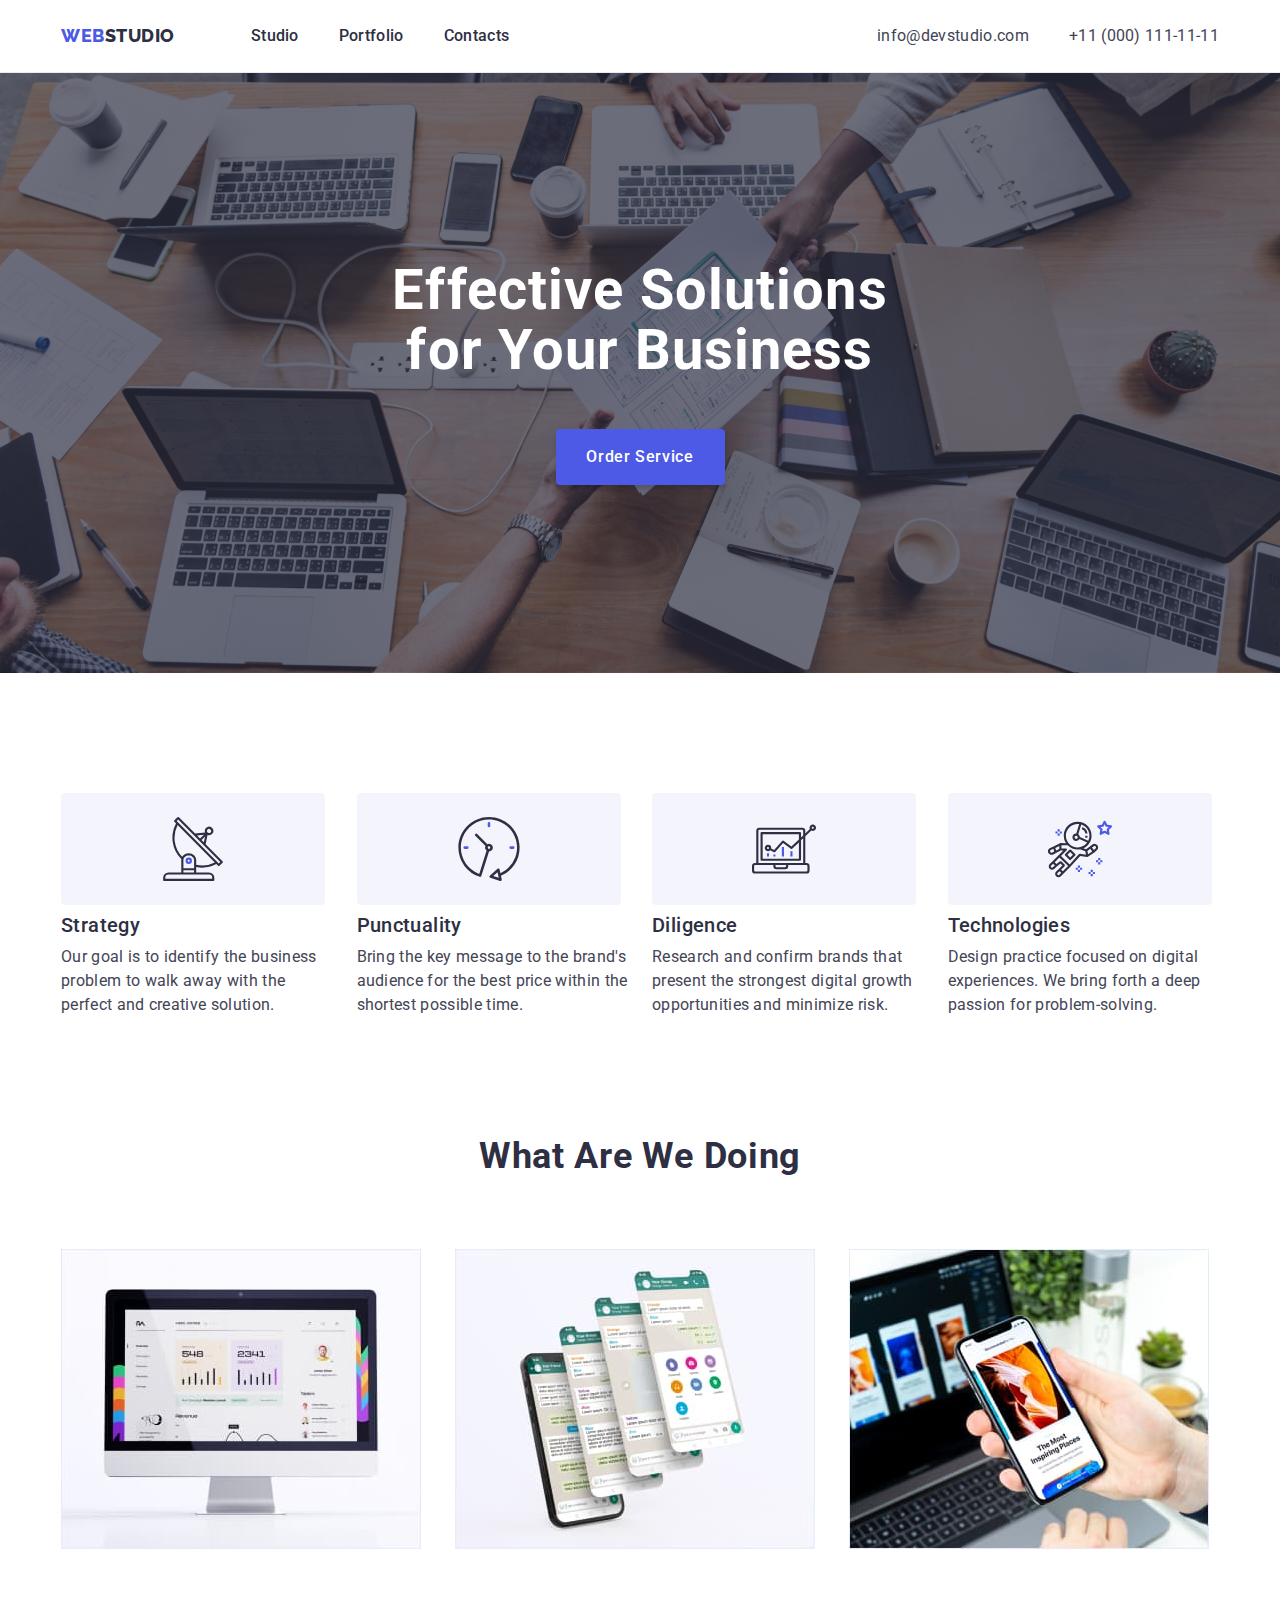
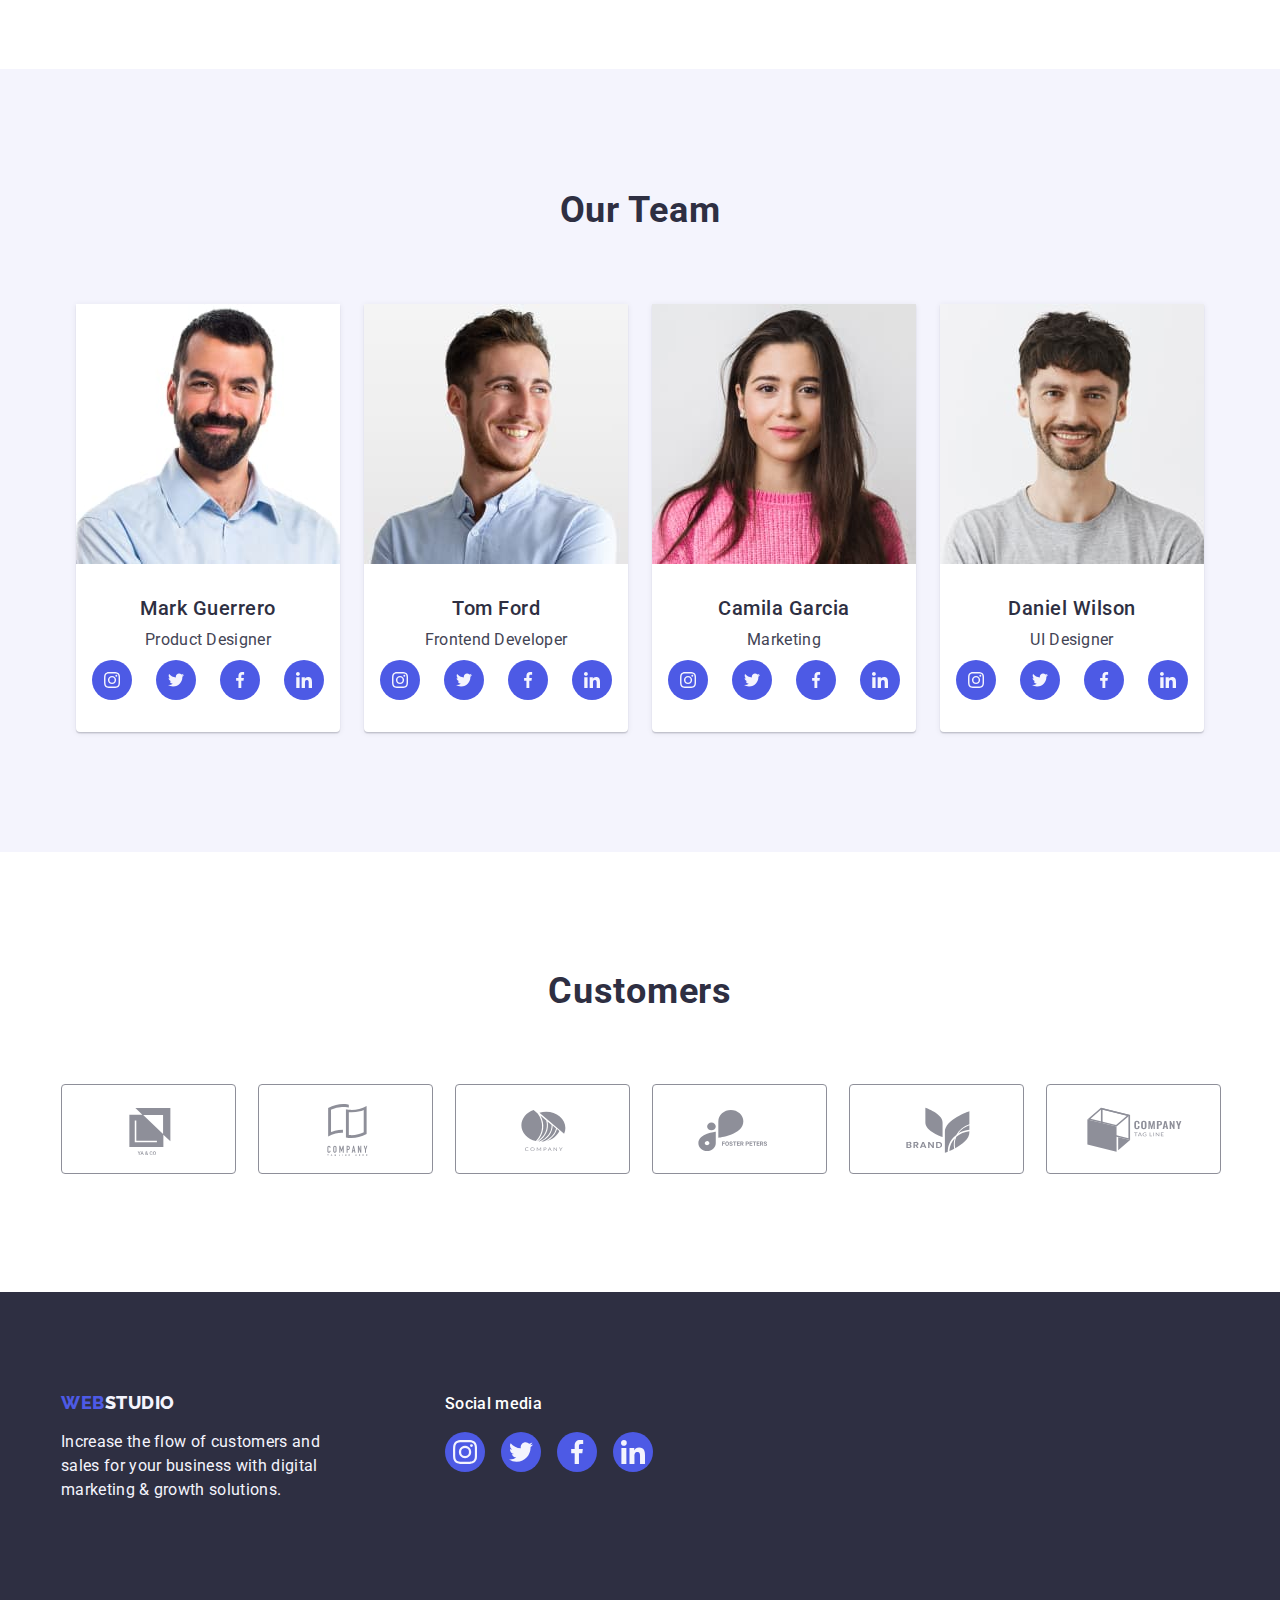
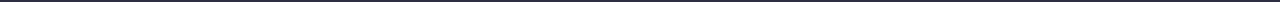
<file: index.html>
<!DOCTYPE html>
<html lang="en">
  <head>
    <meta charset="UTF-8" />
    <meta name="viewport" content="width=device-width, initial-scale=1.0" />

    <link rel="preconnect" href="https://fonts.googleapis.com" />
    <link rel="preconnect" href="https://fonts.gstatic.com" crossorigin />
    <link
      href="https://fonts.googleapis.com/css2?family=Raleway:wght@800&family=Roboto:wght@400;500;700;900&display=swap"
      rel="stylesheet"
    />
    <link
      rel="stylesheet"
      href="https://cdnjs.cloudflare.com/ajax/libs/modern-normalize/2.0.0/modern-normalize.min.css"
      integrity="sha512-4xo8blKMVCiXpTaLzQSLSw3KFOVPWhm/TRtuPVc4WG6kUgjH6J03IBuG7JZPkcWMxJ5huwaBpOpnwYElP/m6wg=="
      crossorigin="anonymous"
      referrerpolicy="no-referrer"
    />
    <link rel="stylesheet" href="./css/styles.css" type="text/css" />
    <title>WebStudio</title>
  </head>

  <body>
    <!--Header section-->

    <header class="header">
      <div class="container header-wrap">
        <nav class="navigation">
          <a class="logo link" href="./index.html"
            >Web<span class="accent">Studio</span></a
          >
          <ul class="list-menu list">
            <li><a class="menu link" href="./index.html">Studio</a></li>
            <li><a class="menu link" href="./portfolio.html">Portfolio</a></li>
            <li><a class="menu link" href="">Contacts</a></li>
          </ul>
        </nav>
        <address class="address">
          <ul class="list-header">
            <li>
              <a class="address-list link" href="mailto:info@devstudio.com"
                >info@devstudio.com</a
              >
            </li>
            <li>
              <a class="address-list link no-highlight" href="tel:+110001111111"
                >+11 (000) 111-11-11</a
              >
            </li>
          </ul>
        </address>
      </div>
    </header>

    <!--First main section-->
    <main>
      <section class="main background-image">
        <div class="container">
          <h1 class="header-first">Effective Solutions for Your Business</h1>
          <button class="button-order" type="button">Order Service</button>
        </div>
      </section>

      <!--Second main section-->
      <section class="section-secondary">
        <div class="container">
          <h2 class="hidden">Title</h2>
          <ul class="list-feature">
            <li class="list-secondary">
              <div class="list-secondary-container">
                <svg class="icons-secondary" width="64" height="64">
                  <use href="./images/icons.svg#icon-antenna"></use>
                </svg>
              </div>
              <h3 class="header-second">Strategy</h3>
              <p class="body-secondary">
                Our goal is to identify the business problem to walk away with
                the perfect and creative solution.
              </p>
            </li>
            <li class="list-secondary">
              <div class="list-secondary-container">
                <svg class="icons-secondary" width="64" height="64">
                  <use href="./images/icons.svg#icon-clock"></use>
                </svg>
              </div>
              <h3 class="header-second">Punctuality</h3>
              <p class="body-secondary">
                Bring the key message to the brand's audience for the best price
                within the shortest possible time.
              </p>
            </li>
            <li class="list-secondary">
              <div class="list-secondary-container">
                <svg class="icons-secondary" width="64" height="64">
                  <use href="./images/icons.svg#icon-diagram"></use>
                </svg>
              </div>
              <h3 class="header-second">Diligence</h3>
              <p class="body-secondary">
                Research and confirm brands that present the strongest digital
                growth opportunities and minimize risk.
              </p>
            </li>
            <li class="list-secondary">
              <div class="list-secondary-container">
                <svg class="icons-secondary" width="64" height="64">
                  <use href="./images/icons.svg#icon-astronaut"></use>
                </svg>
              </div>
              <h3 class="header-second">Technologies</h3>
              <p class="body-secondary">
                Design practice focused on digital experiences. We bring forth a
                deep passion for problem-solving.
              </p>
            </li>
          </ul>
        </div>
      </section>

      <!--Third main section-->
      <section class="section-third">
        <div class="container">
          <h2 class="header-third">What are we doing</h2>
          <ul class="list-feature">
            <li class="list-third">
              <img
                src="./images/What-are-we-doing/Monitor.jpg"
                alt="monitor"
                width="360"
                height="300"
              />
            </li>
            <li class="list-third">
              <img
                src="./images/What-are-we-doing/Phone2.jpg"
                alt="mobile phone in hand"
                width="360"
                height="300"
              />
            </li>
            <li class="list-third">
              <img
                src="./images/What-are-we-doing/Phone1.jpg"
                alt="mobile phone"
                width="360"
                height="300"
              />
            </li>
          </ul>
        </div>
      </section>

      <!--Fourth main section-->
      <section class="fourth-section list">
        <div class="container">
          <h2 class="header-our-team">Our Team</h2>
          <ul class="list-feature">
            <li class="team-card">
              <img
                src="./images/Our-Team/Man1.jpg"
                alt="Smiling bearded brunette"
                width="264"
                height="260"
              />
              <div class="team-container">
                <h3 class="header-names cards">Mark Guerrero</h3>
                <p class="body">Product Designer</p>
                <ul class="list icon-list">
                  <li class="link social-media-container">
                    <a href="" class="social-media-link-fourth">
                      <svg class="social-media-icon" width="16" height="16">
                        <use href="./images/icons.svg#icon-instagram"></use>
                      </svg>
                    </a>
                  </li>
                  <li class="link social-media-container">
                    <a href="" class="social-media-link-fourth">
                      <svg class="social-media-icon" width="16" height="16">
                        <use href="./images/icons.svg#icon-twitter"></use>
                      </svg>
                    </a>
                  </li>
                  <li class="link social-media-container">
                    <a href="" class="social-media-link-fourth">
                      <svg class="social-media-icon" width="16" height="16">
                        <use href="./images/icons.svg#icon-facebook"></use>
                      </svg>
                    </a>
                  </li>
                  <li class="link social-media-container">
                    <a href="" class="social-media-link-fourth">
                      <svg class="social-media-icon" width="16" height="16">
                        <use href="./images/icons.svg#icon-linkedin"></use>
                      </svg>
                    </a>
                  </li>
                </ul>
              </div>
            </li>
            <li class="team-card">
              <img
                src="./images/Our-Team/Man3.jpg"
                alt="Smiling blonde man looking to the side"
                width="264"
                height="260"
              />
              <div class="team-container">
                <h3 class="header-names cards">Tom Ford</h3>
                <p class="body">Frontend Developer</p>
                <ul class="list icon-list">
                  <li class="link social-media-container">
                    <a href="" class="social-media-link-fourth">
                      <svg class="social-media-icon" width="16" height="16">
                        <use href="./images/icons.svg#icon-instagram"></use>
                      </svg>
                    </a>
                  </li>
                  <li class="link social-media-container">
                    <a href="" class="social-media-link-fourth">
                      <svg class="social-media-icon" width="16" height="16">
                        <use href="./images/icons.svg#icon-twitter"></use>
                      </svg>
                    </a>
                  </li>
                  <li class="link social-media-container">
                    <a href="" class="social-media-link-fourth">
                      <svg class="social-media-icon" width="16" height="16">
                        <use href="./images/icons.svg#icon-facebook"></use>
                      </svg>
                    </a>
                  </li>
                  <li class="link social-media-container">
                    <a href="" class="social-media-link-fourth">
                      <svg class="social-media-icon" width="16" height="16">
                        <use href="./images/icons.svg#icon-linkedin"></use>
                      </svg>
                    </a>
                  </li>
                </ul>
              </div>
            </li>
            <li class="team-card">
              <img
                src="./images/Our-Team/Woman1.jpg"
                alt="Smiling brunette in a pink sweater"
                width="264"
                height="260"
              />
              <div class="team-container">
                <h3 class="header-names cards">Camila Garcia</h3>
                <p class="body">Marketing</p>
                <ul class="list icon-list">
                  <li class="link social-media-container">
                    <a href="" class="social-media-link-fourth">
                      <svg class="social-media-icon" width="16" height="16">
                        <use href="./images/icons.svg#icon-instagram"></use>
                      </svg>
                    </a>
                  </li>
                  <li class="link social-media-container">
                    <a href="" class="social-media-link-fourth">
                      <svg class="social-media-icon" width="16" height="16">
                        <use href="./images/icons.svg#icon-twitter"></use>
                      </svg>
                    </a>
                  </li>
                  <li class="link social-media-container">
                    <a href="" class="social-media-link-fourth">
                      <svg class="social-media-icon" width="16" height="16">
                        <use href="./images/icons.svg#icon-facebook"></use>
                      </svg>
                    </a>
                  </li>
                  <li class="link social-media-container">
                    <a href="" class="social-media-link-fourth">
                      <svg class="social-media-icon" width="16" height="16">
                        <use href="./images/icons.svg#icon-linkedin"></use>
                      </svg>
                    </a>
                  </li>
                </ul>
              </div>
            </li>
            <li class="team-card">
              <img
                src="./images/Our-Team/Man2.jpg"
                alt="Smiling bearded brunette in a grey sweater"
                width="264"
                height="260"
              />
              <div class="team-container">
                <h3 class="header-names cards">Daniel Wilson</h3>
                <p class="body">UI Designer</p>
                <ul class="list icon-list">
                  <li class="link social-media-container">
                    <a href="" class="social-media-link-fourth">
                      <svg class="social-media-icon" width="16" height="16">
                        <use href="./images/icons.svg#icon-instagram"></use>
                      </svg>
                    </a>
                  </li>
                  <li class="link social-media-container">
                    <a href="" class="social-media-link-fourth">
                      <svg class="social-media-icon" width="16" height="16">
                        <use href="./images/icons.svg#icon-twitter"></use>
                      </svg>
                    </a>
                  </li>
                  <li class="link social-media-container">
                    <a href="" class="social-media-link-fourth">
                      <svg class="social-media-icon" width="16" height="16">
                        <use href="./images/icons.svg#icon-facebook"></use>
                      </svg>
                    </a>
                  </li>
                  <li class="link social-media-container">
                    <a href="" class="social-media-link-fourth">
                      <svg class="social-media-icon" width="16" height="16">
                        <use href="./images/icons.svg#icon-linkedin"></use>
                      </svg>
                    </a>
                  </li>
                </ul>
              </div>
            </li>
          </ul>
        </div>
      </section>

      <!--Fifth main section-->
      <section class="section-fifth">
        <div class="container">
          <h2 class="header-third">Customers</h2>
          <ul class="list-feature list">
            <li class="list-fifth">
              <a class="customers-icons link" href="">
                <svg class="icons-fifts" width="104" height="56">
                  <use href="./images/icons.svg#icon-Logo"></use>
                </svg>
              </a>
            </li>
            <li class="list-fifth">
              <a class="customers-icons link" href="">
                <svg class="icons-fifts" width="104" height="56">
                  <use href="./images/icons.svg#icon-Logo-1"></use>
                </svg>
              </a>
            </li>
            <li class="list-fifth">
              <a class="customers-icons link" href="">
                <svg class="icons-fifts" width="104" height="56">
                  <use href="./images/icons.svg#icon-Logo-2"></use>
                </svg>
              </a>
            </li>
            <li class="list-fifth">
              <a class="customers-icons link" href="">
                <svg class="icons-fifts" width="104" height="56">
                  <use href="./images/icons.svg#icon-Logo-3"></use>
                </svg>
              </a>
            </li>
            <li class="list-fifth">
              <a class="customers-icons link" href="">
                <svg class="icons-fifts" width="104" height="56">
                  <use href="./images/icons.svg#icon-Logo-4"></use>
                </svg>
              </a>
            </li>
            <li class="list-fifth">
              <a class="customers-icons link" href="">
                <svg class="icons-fifts" width="104" height="56">
                  <use href="./images/icons.svg#icon-Logo-5"></use>
                </svg>
              </a>
            </li>
          </ul>
        </div>
      </section>
    </main>

    <!--Footer-->
    <footer class="footer-section">
      <div class="container footer-container">
        <div class="footer-box">
          <a class="footer-logo link" href="./index.html"
            >Web<span class="footer-studio">Studio</span>
          </a>
          <p class="footer-body">
            Increase the flow of customers and sales for your business with
            digital marketing & growth solutions.
          </p>
        </div>
        <div>
          <p class="social-media-title">Social media</p>
          <ul class="list social-media-icon-list">
            <li class="link social-media-container">
              <a class="social-media-link" href="">
                <svg class="social-media-icon" width="24" height="24">
                  <use href="./images/icons.svg#icon-instagram"></use>
                </svg>
              </a>
            </li>
            <li class="link social-media-container">
              <a class="social-media-link" href="">
                <svg class="social-media-icon" width="24" height="24">
                  <use href="./images/icons.svg#icon-twitter"></use>
                </svg>
              </a>
            </li>
            <li class="link social-media-container">
              <a class="social-media-link" href="">
                <svg class="social-media-icon" width="24" height="24">
                  <use href="./images/icons.svg#icon-facebook"></use>
                </svg>
              </a>
            </li>
            <li class="link social-media-container">
              <a class="social-media-link" href="">
                <svg class="social-media-icon" width="24" height="24">
                  <use href="./images/icons.svg#icon-linkedin"></use>
                </svg>
              </a>
            </li>
          </ul>
        </div>
      </div>
    </footer>
  </body>
</html>
</file>
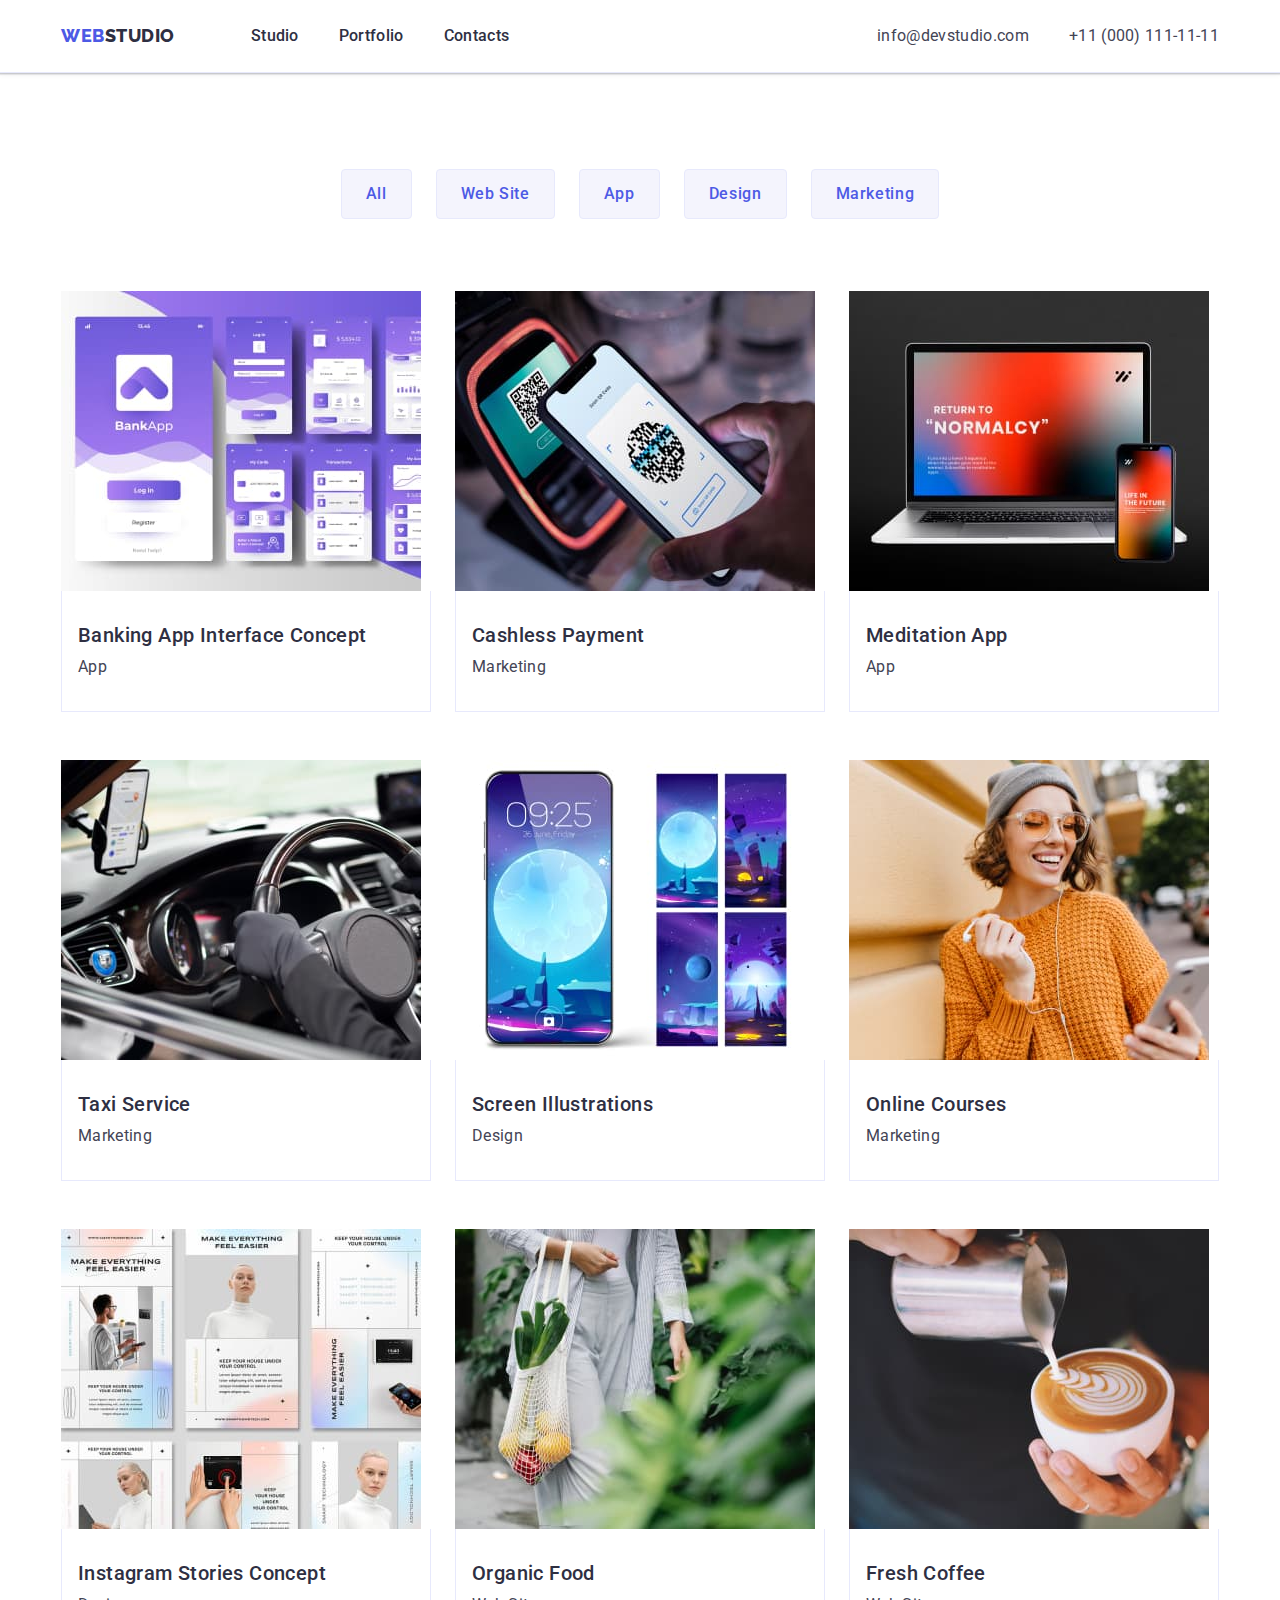
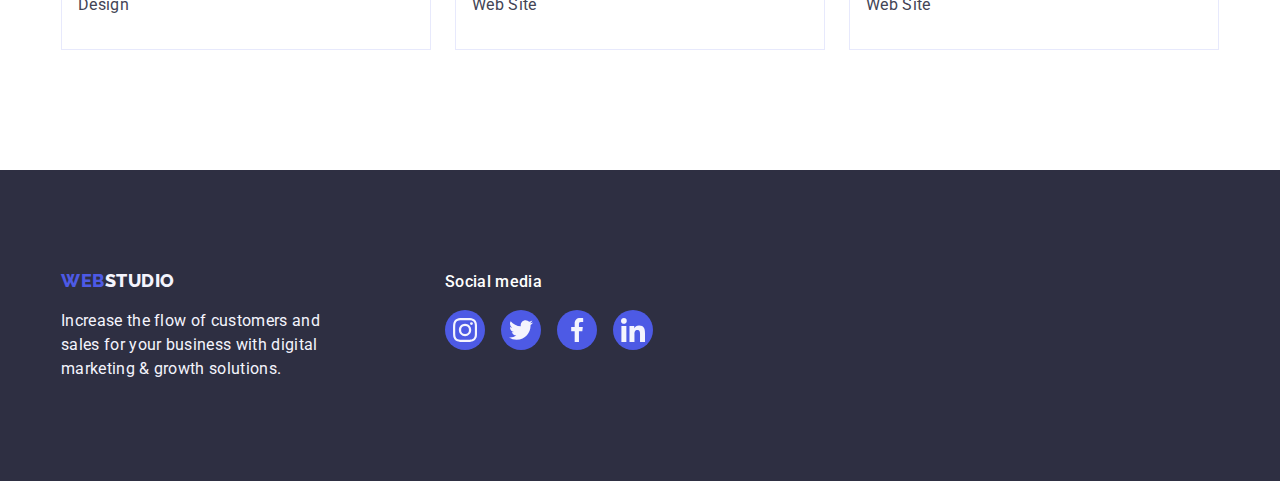
<file: portfolio.html>
<!DOCTYPE html>
<html lang="en">
  <head>
    <meta charset="UTF-8" />
    <meta name="viewport" content="width=device-width, initial-scale=1.0" />

    <link rel="preconnect" href="https://fonts.googleapis.com" />
    <link rel="preconnect" href="https://fonts.gstatic.com" crossorigin />
    <link
      href="https://fonts.googleapis.com/css2?family=Raleway:wght@800&family=Roboto:wght@400;500;700;900&display=swap"
      rel="stylesheet"
    />
    <link
      rel="stylesheet"
      href="https://cdnjs.cloudflare.com/ajax/libs/modern-normalize/2.0.0/modern-normalize.min.css"
      integrity="sha512-4xo8blKMVCiXpTaLzQSLSw3KFOVPWhm/TRtuPVc4WG6kUgjH6J03IBuG7JZPkcWMxJ5huwaBpOpnwYElP/m6wg=="
      crossorigin="anonymous"
      referrerpolicy="no-referrer"
    />
    <link rel="stylesheet" href="./css/styles.css" type="text/css" />
    <title>WebStudio Portfolio</title>
  </head>

  <body>
    <!--Header section-->

    <header class="header">
      <div class="container header-wrap">
        <nav class="navigation">
          <a class="logo link" href="./index.html"
            >Web<span class="accent">Studio</span></a
          >
          <ul class="list list-menu">
            <li><a class="menu link" href="./index.html">Studio</a></li>
            <li><a class="menu link" href="./portfolio.html">Portfolio</a></li>
            <li><a class="menu link" href="">Contacts</a></li>
          </ul>
        </nav>
        <address class="address">
          <ul class="list-header">
            <li>
              <a class="address-list link" href="mailto:info@devstudio.com"
                >info@devstudio.com</a
              >
            </li>
            <li>
              <a class="address-list link no-highlight" href="tel:+110001111111"
                >+11 (000) 111-11-11</a
              >
            </li>
          </ul>
        </address>
      </div>
    </header>

    <!--Main section-->

    <main>
      <section class="main-section">
        <div class="container">
          <h1 class="hidden">Portfolio</h1>
          <ul class="list-main">
            <li><button class="button-portfolio" type="button">All</button></li>
            <li>
              <button class="button-portfolio" type="button">Web Site</button>
            </li>
            <li><button class="button-portfolio" type="button">App</button></li>
            <li>
              <button class="button-portfolio" type="button">Design</button>
            </li>
            <li>
              <button class="button-portfolio" type="button">Marketing</button>
            </li>
          </ul>
          <ul class="list cards-list">
            <li class="cards-feature">
              <a class="link link-cards" href="">
                <img
                  src="./images/1Banking.jpg"
                  alt="Bank App presented on 7 screenshots"
                  width="360"
                  height="300"
                />
                <div class="card-container">
                  <h2 class="feature">Banking App Interface Concept</h2>
                  <p class="feature-description">App</p>
                </div>
              </a>
            </li>
            <li class="cards-feature">
              <a class="link link-cards" href="">
                <img
                  src="./images/2Cashless.jpg"
                  alt="Phone close to the reader"
                  width="360"
                  height="300"
                />
                <div class="card-container">
                  <h2 class="feature">Cashless Payment</h2>
                  <p class="feature-description">Marketing</p>
                </div>
              </a>
            </li>
            <li class="cards-feature">
              <a class="link link-cards" href="">
                <img
                  src="./images/3Meditation.jpg"
                  alt="Laptop and phone promoting meditation on their screens"
                  width="360"
                  height="300"
                />
                <div class="card-container">
                  <h2 class="feature">Meditation App</h2>
                  <p class="feature-description">App</p>
                </div>
              </a>
            </li>
            <li class="cards-feature">
              <a class="link link-cards" href="">
                <img
                  src="./images/4Taxi.jpg"
                  alt="Inside of the car - drivers side with a phone"
                  width="360"
                  height="300"
                />
                <div class="card-container">
                  <h2 class="feature">Taxi Service</h2>
                  <p class="feature-description">Marketing</p>
                </div>
              </a>
            </li>
            <li class="cards-feature">
              <a class="link link-cards" href="">
                <img
                  src="./images/5Screen.jpg"
                  alt="5 screenshots of the mobile's front page"
                  width="360"
                  height="300"
                />
                <div class="card-container">
                  <h2 class="feature">Screen Illustrations</h2>
                  <p class="feature-description">Design</p>
                </div>
              </a>
            </li>
            <li class="cards-feature">
              <a class="link link-cards" href="">
                <img
                  src="./images/6OnlineC.jpg"
                  alt="Smiling woman in orange sweater looking at the phone"
                  width="360"
                  height="300"
                />
                <div class="card-container">
                  <h2 class="feature">Online Courses</h2>
                  <p class="feature-description">Marketing</p>
                </div>
              </a>
            </li>
            <li class="cards-feature">
              <a class="link link-cards" href="">
                <img
                  src="./images/7Insta.jpg"
                  alt="6 screenshots promoting phone app"
                  width="360"
                  height="300"
                />
                <div class="card-container">
                  <h2 class="feature">Instagram Stories Concept</h2>
                  <p class="feature-description">Design</p>
                </div>
              </a>
            </li>
            <li class="cards-feature">
              <a class="link link-cards" href="">
                <img
                  src="./images/8Food.jpg"
                  alt="Person walking with a vegetables in a shopping bag"
                  width="360"
                  height="300"
                />
                <div class="card-container">
                  <h2 class="feature">Organic Food</h2>
                  <p class="feature-description">Web Site</p>
                </div>
              </a>
            </li>
            <li class="cards-feature">
              <a class="link link-cards" href="">
                <img
                  src="./images/9Coffee.jpg"
                  alt="Coffe being decotrated by someone pouring frothed milk"
                  width="360"
                  height="300"
                />
                <div class="card-container">
                  <h2 class="feature">Fresh Coffee</h2>
                  <p class="feature-description">Web Site</p>
                </div>
              </a>
            </li>
          </ul>
        </div>
      </section>
    </main>

    <!--Footer-->
    <footer class="footer-section">
      <div class="container footer-container">
        <div class="footer-box">
          <a class="footer-logo link" href="./index.html"
            >Web<span class="footer-studio">Studio</span>
          </a>
          <p class="footer-body">
            Increase the flow of customers and sales for your business with
            digital marketing & growth solutions.
          </p>
        </div>
        <div>
          <p class="social-media-title">Social media</p>
          <ul class="list social-media-icon-list">
            <li class="link social-media-container">
              <a class="social-media-link" href="">
                <svg class="social-media-icon" width="24" height="24">
                  <use href="./images/icons.svg#icon-instagram"></use>
                </svg>
              </a>
            </li>
            <li class="link social-media-container">
              <a class="social-media-link" href="">
                <svg class="social-media-icon" width="24" height="24">
                  <use href="./images/icons.svg#icon-twitter"></use>
                </svg>
              </a>
            </li>
            <li class="link social-media-container">
              <a class="social-media-link" href="">
                <svg class="social-media-icon" width="24" height="24">
                  <use href="./images/icons.svg#icon-facebook"></use>
                </svg>
              </a>
            </li>
            <li class="link social-media-container">
              <a class="social-media-link" href="">
                <svg class="social-media-icon" width="24" height="24">
                  <use href="./images/icons.svg#icon-linkedin"></use>
                </svg>
              </a>
            </li>
          </ul>
        </div>
      </div>
    </footer>
  </body>
</html>
</file>
<file: css/styles.css>
:root {
  --Accent: #e7e9fc;
  --Dark: #2e2f42;
  --Hero-background: #2e2f42;
  --Light: #f4f4fd;
  --Modal-background: #fcfcfc;
  --Modal-overlay: #2e2f42 100%, #2e2f42 40%;
  --Primary-Brand: #4d5ae5;
  --Pressed-state: #404bbf;
  --Success: #31d0aa;
  --Subtle-Text: #8e8f99;
  --Text: #434455;
  --White-background: #ffffff;
  --main-font-size: 16px;
  --main-line-height: 1.5;
}

body {
  font-family: "Roboto", sans-serif;
  color: #434455;
  background-color: #ffffff;
}
h1,
h2,
h3,
h4,
h5,
h6,
p {
  margin: 0;
}
img {
  display: block;
  max-width: 100%;
  height: auto;
}
* {
  margin: 0;
  padding: 0;
}

/* Header*/

.container {
  max-width: 1158px;
  padding: 0 15px;
  margin: 0 auto;
}
.header {
  border-bottom: 1px solid #e7e9fc;
  box-shadow: 0px 2px 1px rgba(46, 47, 66, 0.08),
    0px 1px 1px rgba(46, 47, 66, 0.16), 0px 1px 6px rgba(46, 47, 66, 0.08);
}
.navigation {
  display: flex;
  align-items: center;
}
.link {
  text-decoration: none;
}
.header-wrap {
  display: flex;
  align-items: center;
}
.logo {
  font-family: "Raleway", sans-serif;
  font-size: 18px;
  line-height: 1.17;
  font-weight: 800;
  letter-spacing: 0.03em;
  text-transform: uppercase;
  margin-right: 76px;
  color: var(--Primary-Brand);
}
.list-header {
  list-style: none;
  display: flex;
  gap: 40px;
  padding: 24px 0;
  margin-left: 76px;
  justify-content: center;
  gap: 40px;
}

.address {
  align-items: center;
  display: flex;
  font-style: normal;
  gap: 40px;
  margin-left: auto;
}

.address-list {
  line-height: 1.5;
  letter-spacing: 0.02em;
  text-decoration: none;
  color: var(--Text);
}
.accent {
  color: var(--Hero-background);
}
.list {
  list-style: none;
  display: flex;
  justify-content: center;
  gap: 24px;
  color: var(--Dark);
}

/*Index
First main section*/
.main {
  background-color: #2e2f42;
  padding: 188px 0;
  margin: 0 auto;
}
.background-image {
  background-image: linear-gradient(#2e2f42b3, #2e2f42b3),
    url(../images/people-office-background.jpg);
  background-size: cover;
  background-repeat: no-repeat;
  background-position: center;
  max-width: 1440px;
}

.header-first {
  font-size: 56px;
  line-height: 1.07;
  font-weight: 700;
  letter-spacing: 0.02em;
  text-align: center;
  color: var(--White-background);
  display: flex;
  display: block;
  max-width: 496px;
  margin: 0 auto;
  margin-bottom: 48px;
}

/*Index
First main section - button*/
.button-order {
  cursor: pointer;
  font-family: inherit;
  font-size: 16px;
  line-height: 1.5;
  font-weight: 500;
  letter-spacing: 0.04em;
  color: var(--White-background);
  background-color: var(--Primary-Brand);
  padding: 16px;
  border-radius: 4px;
  display: block;
  margin: auto;
  box-shadow: 0px 4px 4px 0px rgba(0, 0, 0, 0.15);
  border: none;
  min-width: 169px;
}
.button-order:hover,
.button-order:focus {
  background-color: var(--Pressed-state);
  color: var(--White-background);
}

/*Index
Second main section*/
.section-secondary {
  padding: 120px 0;
}
.list-feature {
  display: flex;
  gap: 24px;
  list-style: none;
}
.list-secondary {
  width: calc((100% - 72px) / 4);
  display: flex;
  flex-direction: column;
  align-items: flex-start;
}
.header-second {
  font-size: 20px;
  line-height: 1.2;
  font-weight: 500;
  letter-spacing: 0.02em;
  color: var(--Dark);
  margin-bottom: 8px;
}

.body-secondary {
  font-size: 16px;
  line-height: 1.5;
  letter-spacing: 0.02em;
  color: var(--Text);
  margin: 0px;
  padding-bottom: 0ch;
  text-align: left;
}
.list-secondary-container {
  display: flex;
  align-items: center;
  justify-content: center;
  background: var(--Light);
  border-radius: 4px;
  width: 264px;
  height: 112px;
  margin-bottom: 8px;
}
.icons-secondary {
  margin: 24px 100px;
}

/*Index
Third main section*/
.section-third {
  padding-bottom: 120px;
}
.header-third {
  text-align: center;
  text-transform: capitalize;
  font-size: 36px;
  line-height: 1.11;
  letter-spacing: 0.02em;
  color: #2e2f42;
  margin-bottom: 72px;
}
.list-third {
  width: calc((100% - 48px) / 3);
}

/*Index
Fourth main section*/
.fourth-section {
  background-color: var(--Light);
  padding: 120px 0;
  margin: auto 0;
  text-align: center;
}
.body {
  font-size: 16px;
  line-height: 1.5;
  letter-spacing: 0.02em;
  color: var(--Text);
  margin: 0px;
  padding-bottom: 8px;
  text-align: center;
}
.team-card {
  border-radius: 0px 0px 4px 4px;
  background-color: var(--White-background);
  box-shadow: 0px 2px 1px 0px rgba(46, 47, 66, 0.08),
    0px 1px 1px 0px rgba(46, 47, 66, 0.16),
    0px 1px 6px 0px rgba(46, 47, 66, 0.08);
}
.team-container {
  padding: 32px 0px;
}
.social-media-container {
  width: 40px;
  height: 40px;
  height: 40px;
}
.header-our-team {
  font-size: 36px;
  line-height: 1.2;
  font-weight: 700;
  letter-spacing: 0.02em;
  color: var(--Dark);
  margin-bottom: 72px;
}
.header-names {
  font-size: 20px;
  font-weight: 500;
  line-height: 1.2;
  text-align: center;
  letter-spacing: 0.025em;
  color: var(--Dark);
  margin-bottom: 8px;
}
.icon-list {
  display: flex;
  gap: 24px;
}

/*Index
Fifth main section*/
.section-fifth {
  padding: 120px 0;
}
.list-fifth {
  width: calc((100% - 120px) / 6);
  height: 88px;
}
.customers-icons {
  display: flex;
  justify-content: center;
  align-items: center;
  color: #8e8f99;
  border: 1px solid #8e8f99;
  border-radius: 4px;
  width: 100%;
  height: 100%;
}

.customers-icons:hover,
.customers-icons:focus {
  border-color: #404bbf;
  color: #404bbf;
}
.icons-fifts {
  fill: currentColor;
}
/*Portfolio
Main section*/
.main-section {
  padding-top: 96px;
  padding-bottom: 120px;
  justify-content: center;
  flex-wrap: nowrap;
}
.list-main {
  list-style: none;
  display: flex;
  justify-content: center;
  gap: 24px;
  color: var(--Dark);
  margin-bottom: 72px;
}
.button-portfolio {
  font-family: inherit;
  font-size: 16px;
  font-weight: 500;
  line-height: 1.5;
  letter-spacing: 0.04em;
  border: 1px solid var(--Accent);
  background-color: var(--Light);
  color: var(--Primary-Brand);
  letter-spacing: 4%;
  border-radius: 4px;
  padding: 12px 24px;
  display: flex;
  align-items: flex-start;
}
.button-portfolio:hover,
.button-portfolio:focus {
  cursor: pointer;
  color: var(--White-background);
  background-color: var(--Pressed-state);
  box-shadow: 0px 2px 2px 0px rgba(0, 0, 0, 0.12),
    0px 2px 1px 0px rgba(0, 0, 0, 0.08), 0px 3px 1px 0px rgba(0, 0, 0, 0.1);
  border: 1px solid transparent;
}
.link-cards {
  display: block;
}
.link-cards:hover {
  box-shadow: 0px 1px 6px rgba(46, 47, 66, 0.08),
    0px 1px 1px rgba(46, 47, 66, 0.16), 0px 2px 1px rgba(46, 47, 66, 0.08);
  transform: translateY(0%);
}
.link-cards:focus {
  box-shadow: 0px 1px 6px rgba(46, 47, 66, 0.08),
    0px 1px 1px rgba(46, 47, 66, 0.16), 0px 2px 1px rgba(46, 47, 66, 0.08);
  transform: translateY(0%);
}

.menu {
  font-size: 16px;
  line-height: 1.5;
  font-weight: 500;
  letter-spacing: 0.02em;
  color: var(--Dark);
  padding-top: 24px;
  padding-bottom: 24px;
}
.list-menu {
  gap: 40px;
}
.menu:hover,
.menu:focus,
.accent:hover,
.accent:focus,
.address-list:hover,
.address-list:focus {
  color: #404bbf;
}
.hidden {
  position: absolute;
  width: 1px;
  height: 1px;
  margin: -1px;
  border: 0;
  padding: 0;
  white-space: nowrap;
  clip-path: inset(100%);
  clip: rect(0 0 0 0);
  overflow: hidden;
}

/*Portfolio
Second main section*/

.feature {
  font-size: 20px;
  line-height: 1.2;
  font-weight: 500;
  letter-spacing: 0.02em;
  color: var(--Hero-background);
  margin-bottom: 8px;
}
.cards-list {
  list-style-type: none;
  display: flex;
  flex-wrap: wrap;
  row-gap: 48px;
  column-gap: 24px;
  padding: 0;
}
.cards-list img {
  display: block;
}
.card-container {
  border: 1px solid #e7e9fc;
  border-top: none;
  padding: 32px 16px;
}
.cards-feature {
  width: calc((100% - 48px) / 3);
}
.feature-description {
  font-size: 16px;
  line-height: 1.5;
  letter-spacing: 0.02em;
  color: var(--Text);
  background-color: #ffffff;
  border-top: none;
}

/*Footer*/
.footer-studio {
  color: var(--Light);
}
.footer-logo {
  font-family: "Raleway", sans-serif;
  font-size: 18px;
  line-height: 1.17;
  font-weight: 800;
  letter-spacing: 0.03em;
  text-transform: uppercase;
  color: var(--Primary-Brand);
  display: inline-block;
  margin-right: 76px;
  margin-bottom: 17.5px;
}
.footer-container {
  display: flex;
  align-items: baseline;
}
.footer-box {
  margin-right: 120px;
}
.footer-section {
  background-color: var(--Dark);
  padding: 100px 0;
}
.footer-body {
  font-size: 16px;
  line-height: 1.5;
  letter-spacing: 0.02em;
  text-align: left;
  color: var(--Light);
  width: 264px;
  max-width: 264px;
}
.social-media-title {
  color: white;
  font-size: 16px;
  line-height: 1.5;
  font-weight: 500;
  letter-spacing: 0.02em;
  margin-bottom: 16px;

  text-wrap: nowrap;
}
.social-media-link-fourth {
  display: flex;
  align-items: center;
  justify-content: center;
  width: 100%;
  height: 100%;
  border: none;
  background-color: var(--Primary-Brand);
  border-radius: 50%;
  cursor: pointer;
}
.social-media-link {
  display: flex;
  align-items: center;
  justify-content: center;
  width: 100%;
  height: 100%;
  background-color: #4d5ae5;
  border-radius: 50%;
  cursor: pointer;
}
.social-media-link:hover,
.social-media-link:focus {
  background-color: #31d0aa;
}
.social-media-icon-list {
  display: flex;
  gap: 16px;
}
.social-media-link-fourth:hover,
.social-media-link-fourth:focus {
  background-color: #404bbf;
}
.social-media-icon {
  fill: var(--Light);
}
</file>
